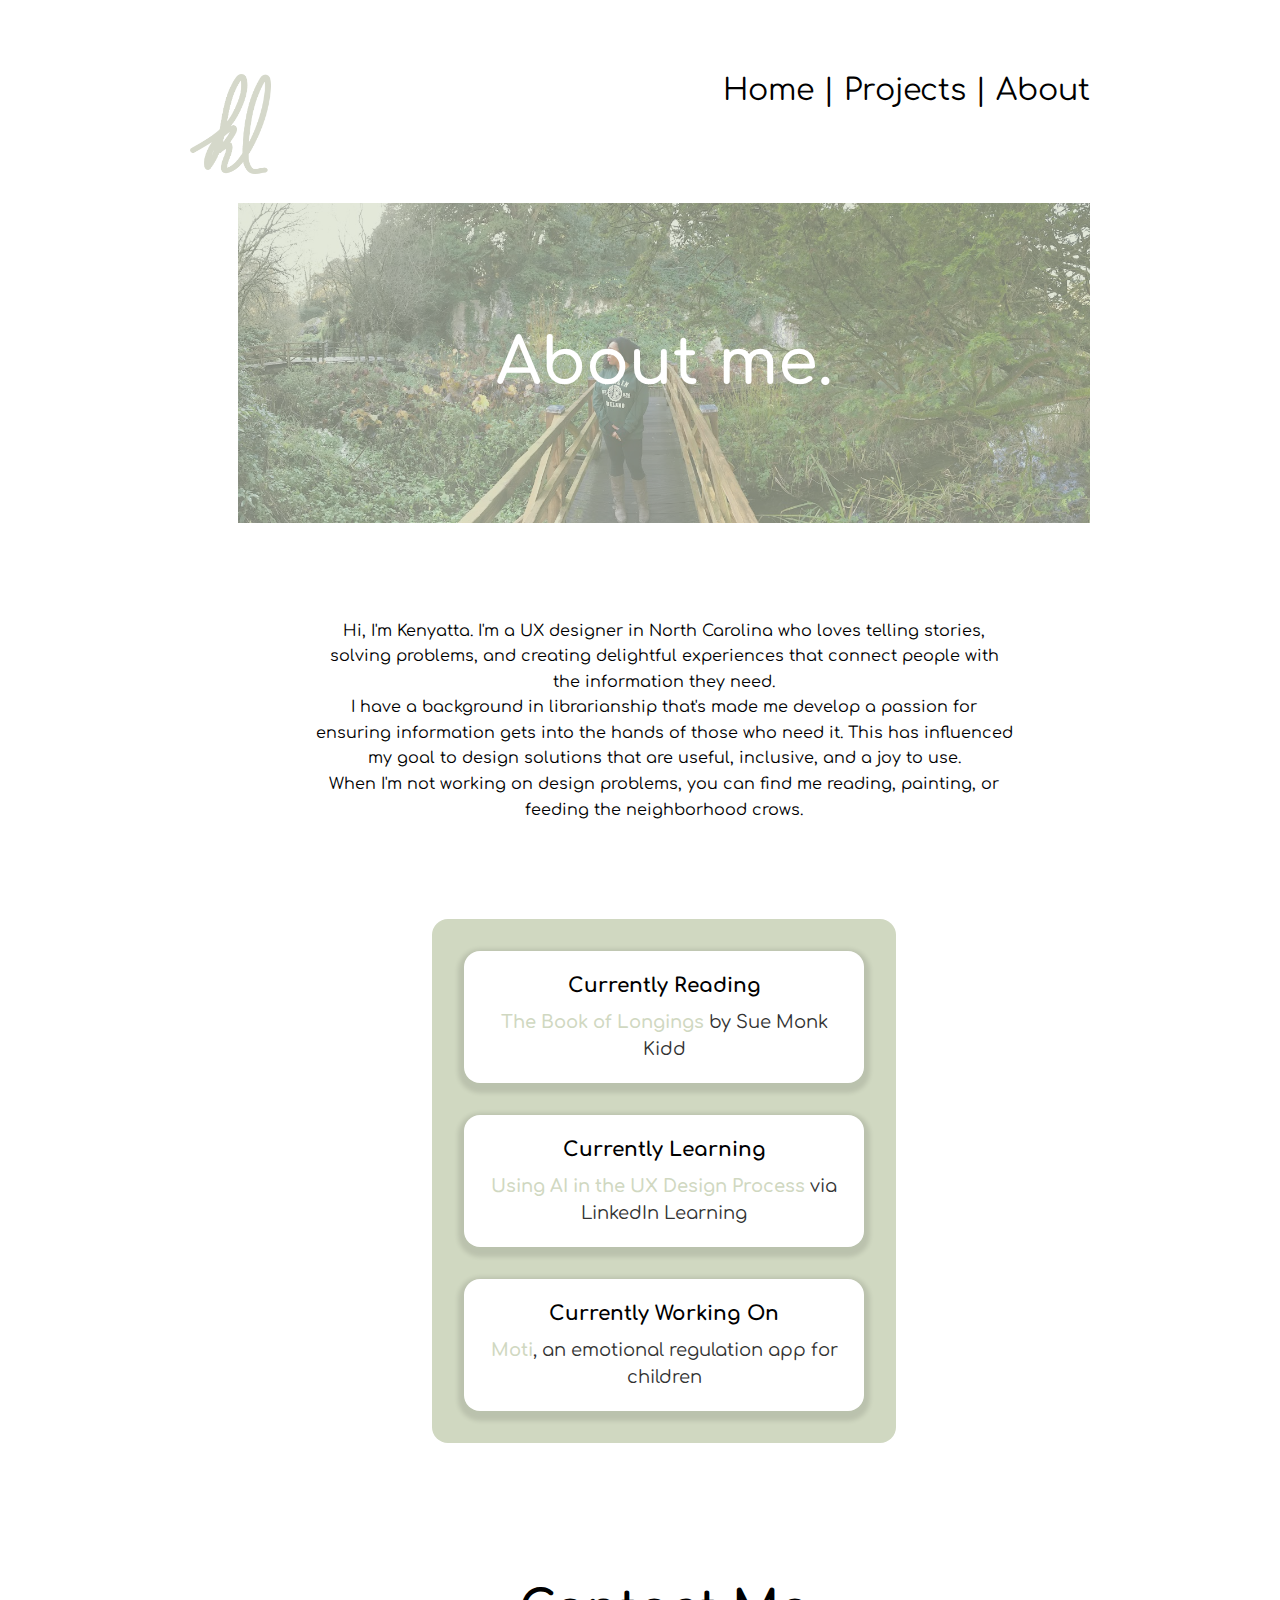
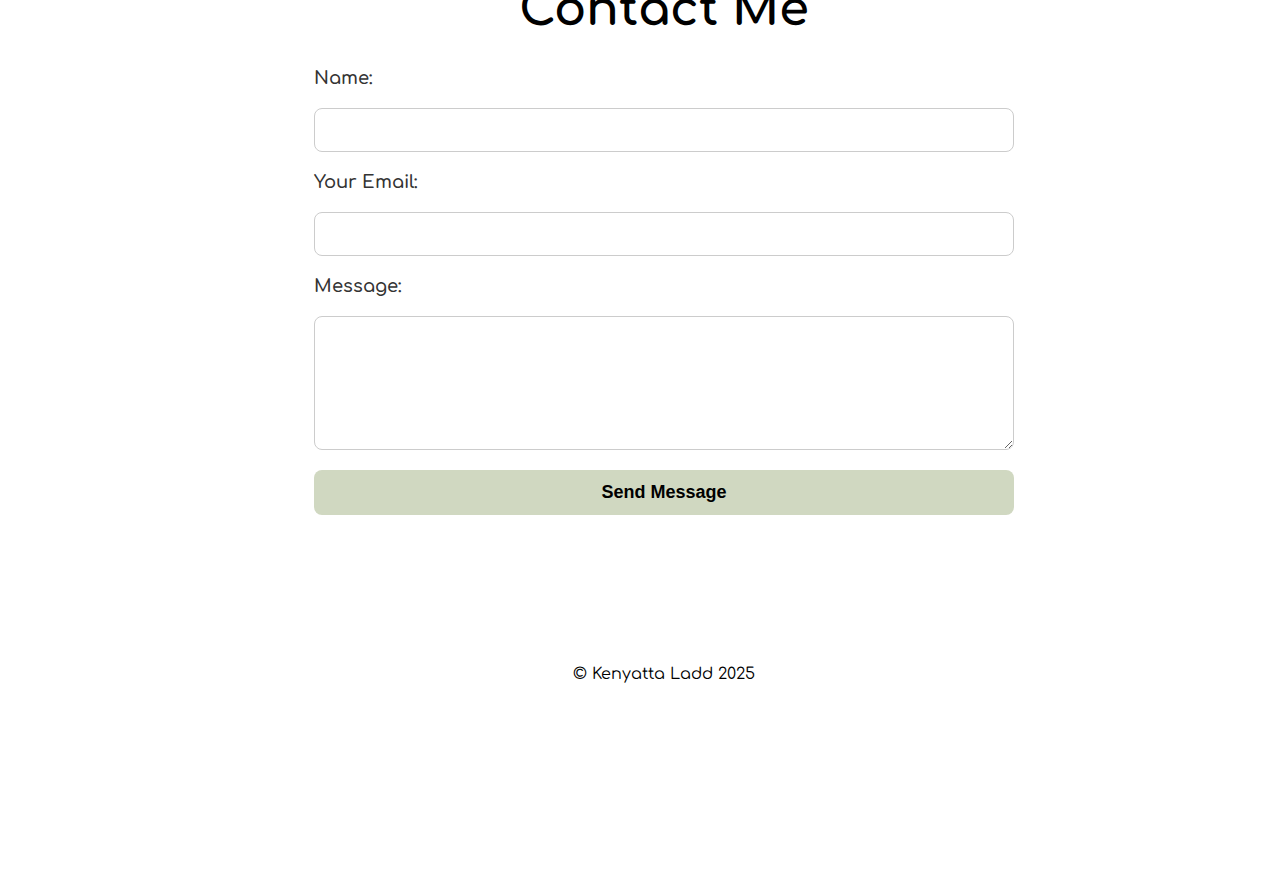
<file: about.html>
<!doctype html>
<html lang="en">
  <head>
    <meta charset="UTF-8" />
    <meta name="viewport" content="width=device-width, initial-scale=1.0" />
    <title>Kenyatta Ladd - Portfolio</title>
    
    <link rel="stylesheet" href="styles.css" />
    <link
    href="https://fonts.googleapis.com/css2?family=Comfortaa:wght@300;400;500;600;700&display=swap"
    rel="stylesheet"
  />
  </head>
  <body>
    <div class="portfolio-container">
        <header class="site-header">
            <h1 class="site-title"><a href="index.html"><img src="images/sig.png" width="81" height="100"></a></h1>
            <nav class="site-navigation">
              <p class="nav-links"><a href="index.html">Home</a> | <a href="index.html#projects">Projects</a> | <a href="about.html">About</a></p>
            </nav>
          </header>
      </header>
      <br>

  

      <main class="main-content">
        <section class="about-section">

        <div class="image-overlay-container">
          <img src="images/bridge.png" alt="Kenyatta standing on a bridge surrounded by plants">
          <div class="overlay"></div>
          <div class="overlay-text">About me.</div>
        </div>

          <p class="bio-text">
            Hi, I'm Kenyatta. I'm a UX designer in North Carolina who loves
            telling stories, solving problems, and creating delightful
            experiences that connect people with the information they need.
            <br>
          I have a background in librarianship that's made me develop a passion
            for ensuring information gets into the hands of those who need it.
            This has influenced my goal to design solutions that are useful,
            inclusive, and a joy to use.
          <br>            
          When I'm not working on design
            problems, you can find me reading, painting, or feeding the
            neighborhood crows.
          </p>
          
          <div class="activity-cards">
            <article class="activity-card">
              <h3>Currently Reading</h3>
              <a href="https://www.goodreads.com/book/show/52698452-the-book-of-longings?from_search=true&from_srp=true&qid=KqXA3g1La2&rank=1">The Book of Longings</a> by Sue Monk Kidd
            </article>
            <article class="activity-card">
              <h3>Currently Learning</h3>
              <a href="https://www.linkedin.com/learning-login/share?account=56744281&forceAccount=false&redirect=https%3A%2F%2Fwww.linkedin.com%2Flearning%2Fusing-ai-in-the-ux-design-process%3Ftrk%3Dshare_ent_url%26shareId%3D4dQ2I7bJTB2wgf5Dzuo1Dw%253D%253D">Using AI in the UX Design Process</a> via LinkedIn Learning
            </article>
            <article class="activity-card">
              <h3>Currently Working On</h3>
              <a href="https://www.figma.com/proto/qIHXrN1sE4H8PlRpOO87YR/MOTi--Copy-?node-id=50-300&t=nFNrLh0jGGxxK5K8-1&scaling=scale-down&content-scaling=fixed&page-id=0%3A1&starting-point-node-id=50%3A300">Moti</a>, an emotional regulation app for children
            </article>
          </div>
        </section>
        <section class="contact-section">
          <h2>Contact Me</h2>
          <form class="contact-form" action="mailto:kdladd@my.waketech.edu" method="POST" enctype="text/plain">
            <label for="name">Name:</label>
            <input type="text" id="name" name="name" required>
        
            <label for="email">Your Email:</label>
            <input type="email" id="email" name="email" required>
        
            <label for="message">Message:</label>
            <textarea id="message" name="message" rows="6" required></textarea>
        
            <button type="submit">Send Message</button>
          </form>
        </section>
        <footer>&copy; Kenyatta Ladd 2025</footer>
      </main>
    </div>

</div>
  </body>
</html>
</file>
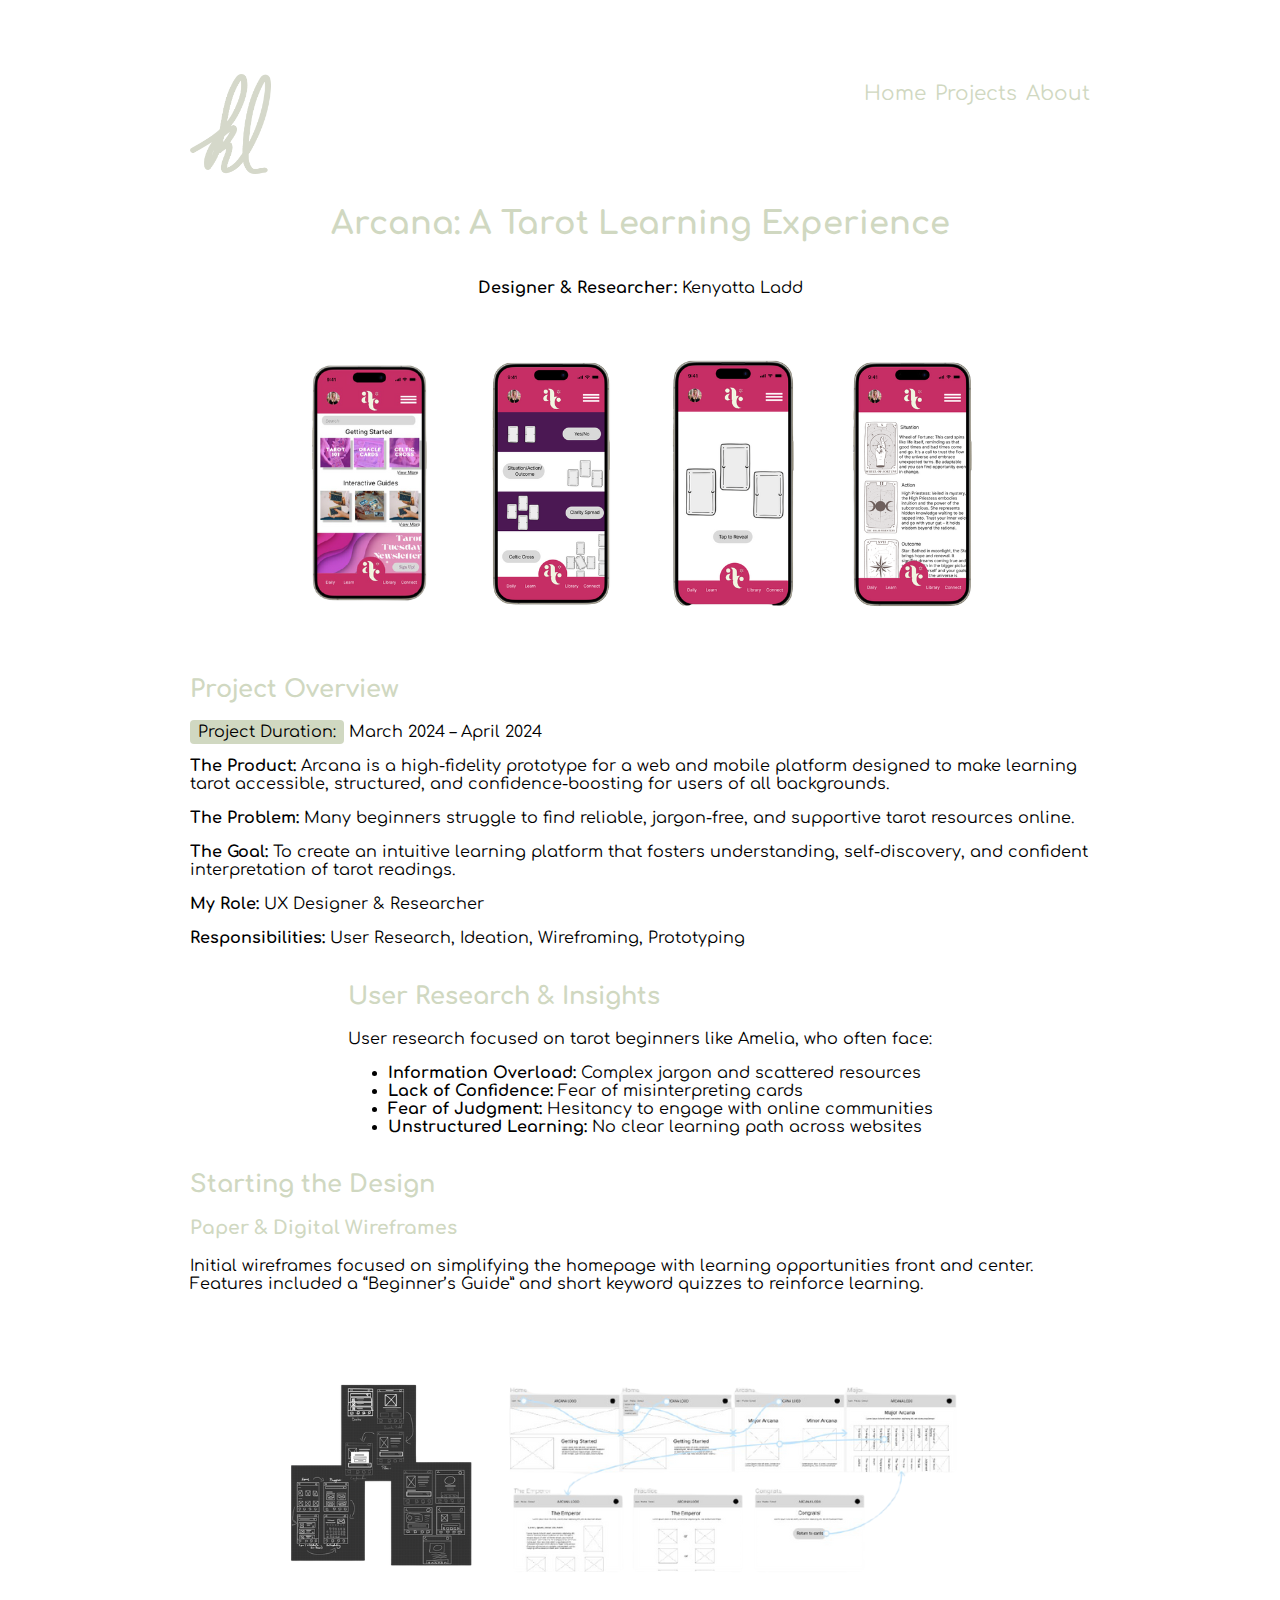
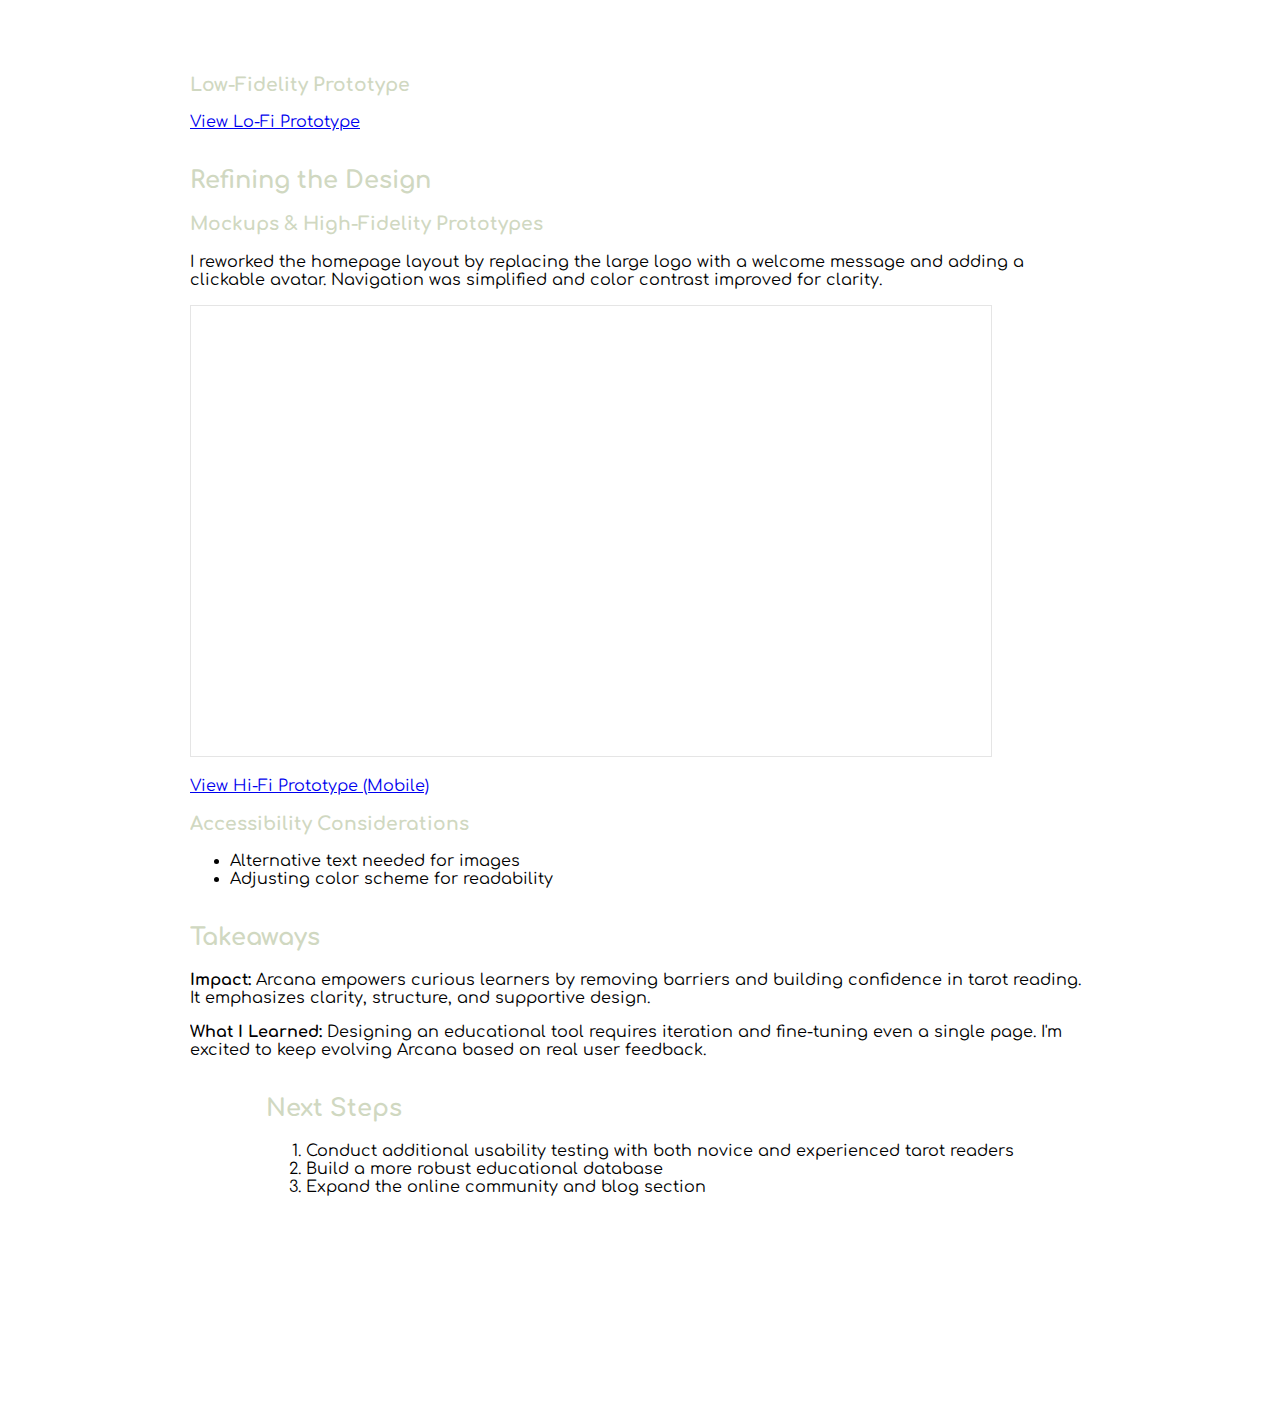
<file: arcana.html>
<!DOCTYPE html>
<html lang="en">
  <head>
    <meta charset="UTF-8" />
    <meta name="viewport" content="width=device-width, initial-scale=1.0" />
    <title>Arcana</title>
    <link
      href="https://fonts.googleapis.com/css2?family=Comfortaa:wght@300;400;500;600;700&display=swap"
      rel="stylesheet"
    />
    <link rel="stylesheet" href="styles.css" />

    <style>
      body {
        font-family: Comfortaa;
      }
      h1,
      h2,
      h3 {
        color: #d0d8c1;
      }
      .highlight {
        background-color: #d0d8c1;
        padding: 0.2rem 0.5rem;
        border-radius: 0.25rem;
      }
      .nav-links > a {
        color: #d0d8c1;
        font-size: 20px;
      }
    </style>
  </head>
  <body>
    <div class="portfolio-container">
      <header class="site-header">
        <h1 class="site-title">
          <a href="index.html"
            ><img src="images/sig.png" width="81" height="100"
          /></a>
        </h1>
        <nav class="site-navigation">
          <p class="nav-links">
            <a href="index.html">Home</a>
            <a href="index.html#projects">Projects</a>
            <a href="about.html">About</a>
          </p>
        </nav>
      </header>
      <h1>Arcana: A Tarot Learning Experience</h1>
      <p><strong>Designer & Researcher:</strong> Kenyatta Ladd</p>

      <img src="images/arcanabanner.png" alt="pink and purple high fidelity mockups of Arcana mobile app" />
    
      <section>
        <h2>Project Overview</h2>
        <p><span class="highlight">Project Duration:</span> March 2024 – April 2024</p>
        <p><strong>The Product:</strong> Arcana is a high-fidelity prototype for a web and mobile platform designed to make learning tarot accessible, structured, and confidence-boosting for users of all backgrounds.</p>
        <p><strong>The Problem:</strong> Many beginners struggle to find reliable, jargon-free, and supportive tarot resources online.</p>
        <p><strong>The Goal:</strong> To create an intuitive learning platform that fosters understanding, self-discovery, and confident interpretation of tarot readings.</p>
        <p><strong>My Role:</strong> UX Designer & Researcher</p>
        <p><strong>Responsibilities:</strong> User Research, Ideation, Wireframing, Prototyping</p>
      </section>
    
      <section>
        <h2>User Research & Insights</h2>
        <p>User research focused on tarot beginners like Amelia, who often face:</p>
        <ul>
          <li><strong>Information Overload:</strong> Complex jargon and scattered resources</li>
          <li><strong>Lack of Confidence:</strong> Fear of misinterpreting cards</li>
          <li><strong>Fear of Judgment:</strong> Hesitancy to engage with online communities</li>
          <li><strong>Unstructured Learning:</strong> No clear learning path across websites</li>
        </ul>
      </section>
    
      <section>
        <h2>Starting the Design</h2>
        <h3>Paper & Digital Wireframes</h3>
        <p>Initial wireframes focused on simplifying the homepage with learning opportunities front and center. Features included a “Beginner’s Guide” and short keyword quizzes to reinforce learning.</p>

        <img src="images/arcanawireframes.png" alt="drawn and digital wireframes of Arcana mobile app" />

        <h3>Low-Fidelity Prototype</h3>
        <p><a href="https://www.figma.com/proto/GQFkuaKM8DnFg7lNStXu5q/Arcana-Lo-Fi?type=design&node-id=1-2&t=DDkGWe1BGnFQa5RQ-1&scaling=min-zoom&page-id=0%3A1&mode=design" target="_blank">View Lo-Fi Prototype</a></p>
      </section>
    
      <section>
        <h2>Refining the Design</h2>
        <h3>Mockups & High-Fidelity Prototypes</h3>
        <p>I reworked the homepage layout by replacing the large logo with a welcome message and adding a clickable avatar. Navigation was simplified and color contrast improved for clarity.</p>

        <iframe style="border: 1px solid rgba(0, 0, 0, 0.1);" width="800" height="450" src="https://embed.figma.com/proto/dC3mcTUDSlRDFZqyfqsOYX/Arcana-Hi-Fi-Web-Mobile?type=design&node-id=4001-2&scaling=scale-down&page-id=0%3A1&embed-host=share" allowfullscreen></iframe>
        <p>
          <a href="https://www.figma.com/proto/dC3mcTUDSlRDFZqyfqsOYX/Arcana-Hi-Fi-Web-Mobile?type=design&node-id=4001-2&t=RsvhHxAJW31pVVg6-1&scaling=scale-down&page-id=0%3A1&mode=design" target="_blank">View Hi-Fi Prototype (Mobile)</a>
        </p>
        <h3>Accessibility Considerations</h3>
        <ul>
          <li>Alternative text needed for images</li>
          <li>Adjusting color scheme for readability</li>
        </ul>
      </section>
    
      <section>
        <h2>Takeaways</h2>
        <p><strong>Impact:</strong> Arcana empowers curious learners by removing barriers and building confidence in tarot reading. It emphasizes clarity, structure, and supportive design.</p>
        <p><strong>What I Learned:</strong> Designing an educational tool requires iteration and fine-tuning even a single page. I'm excited to keep evolving Arcana based on real user feedback.</p>
      </section>
    
      <section>
        <h2>Next Steps</h2>
        <ol>
          <li>Conduct additional usability testing with both novice and experienced tarot readers</li>
          <li>Build a more robust educational database</li>
          <li>Expand the online community and blog section</li>
        </ol>
      </section>
    
    </div>
  </body>
</html>
</file>
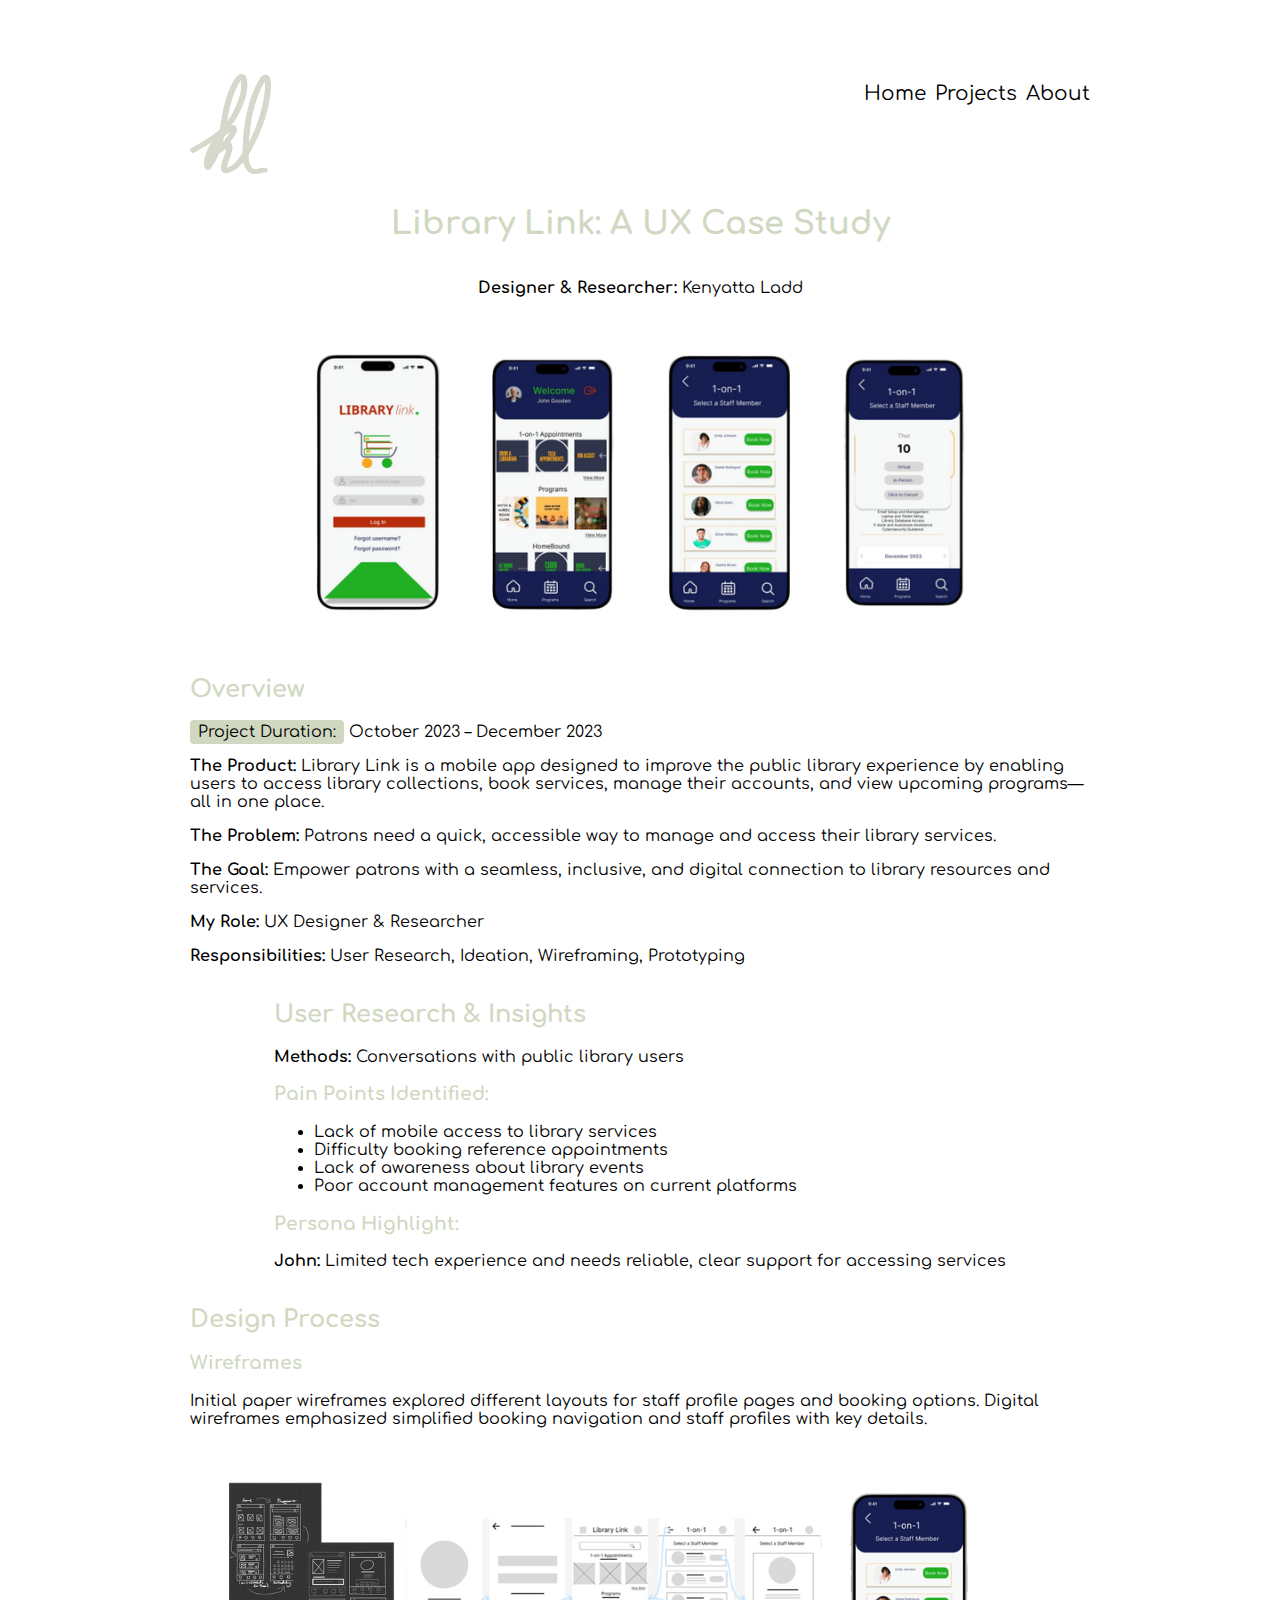
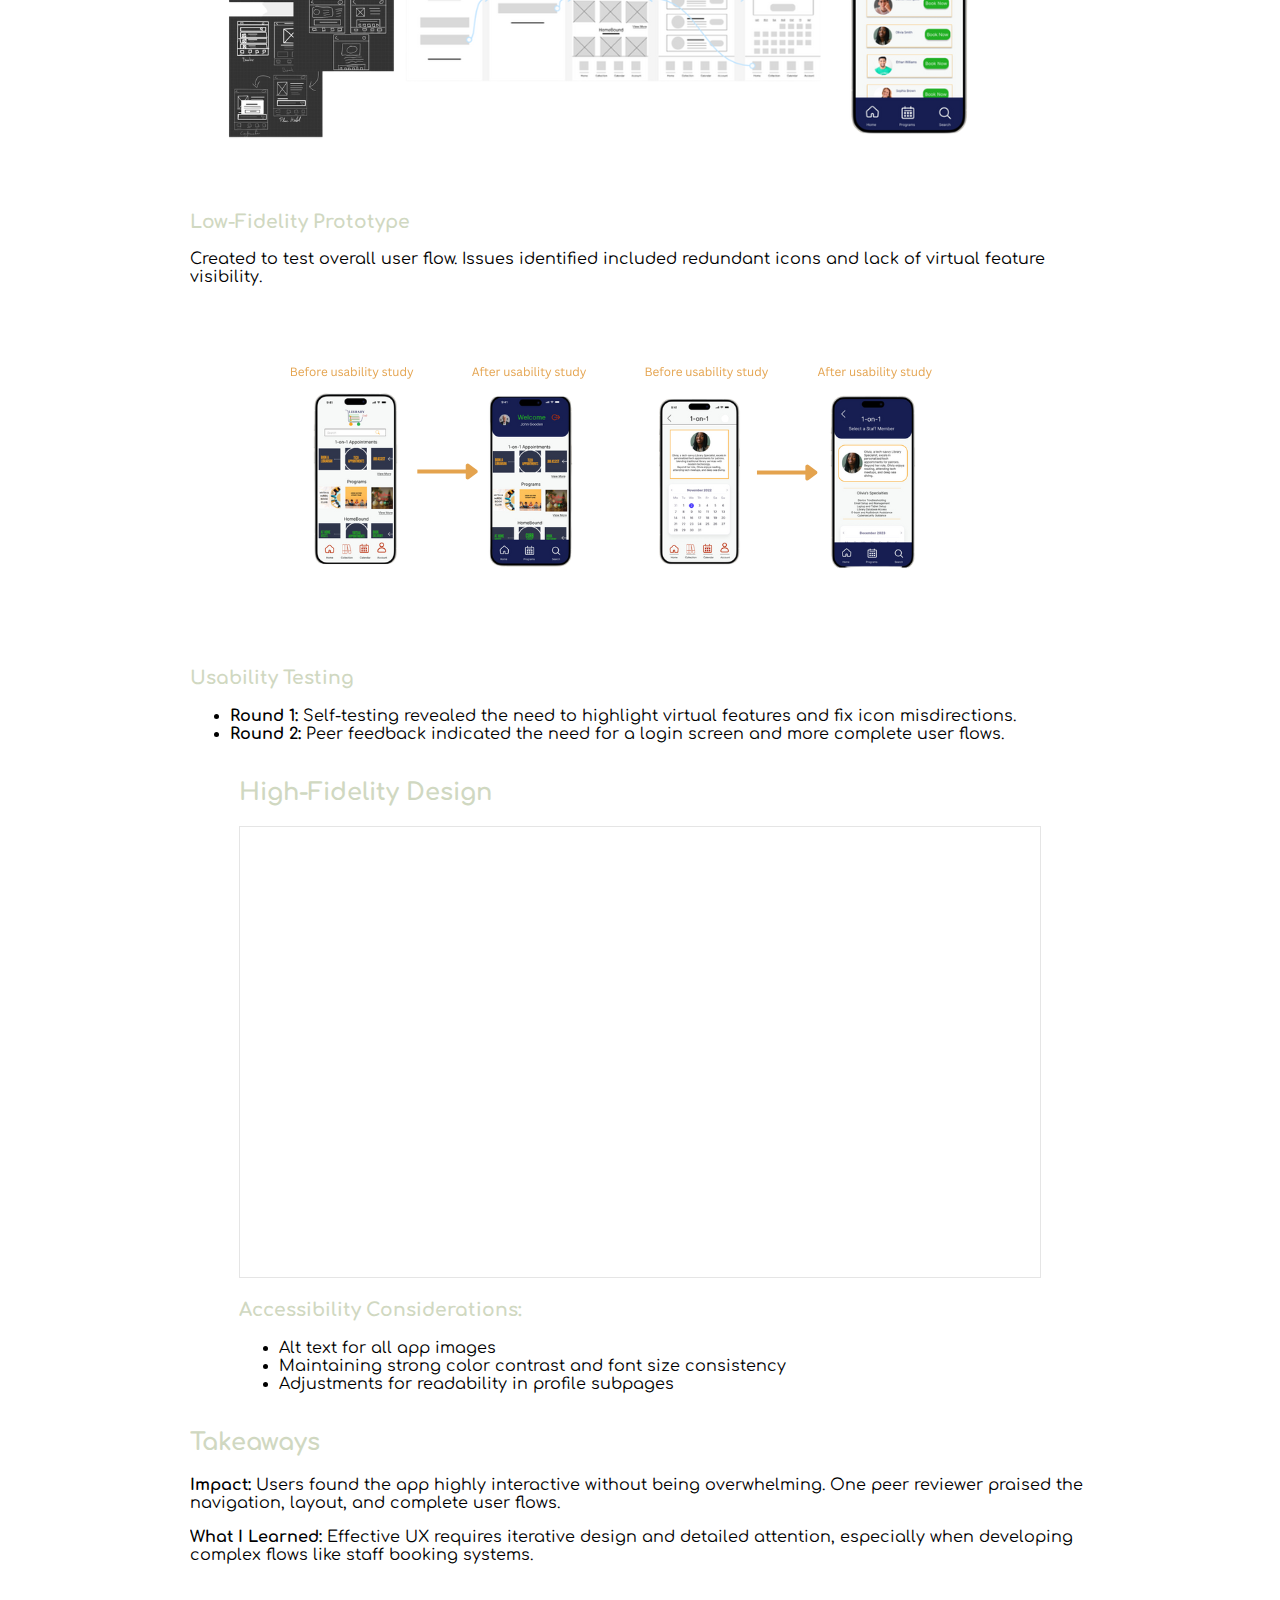
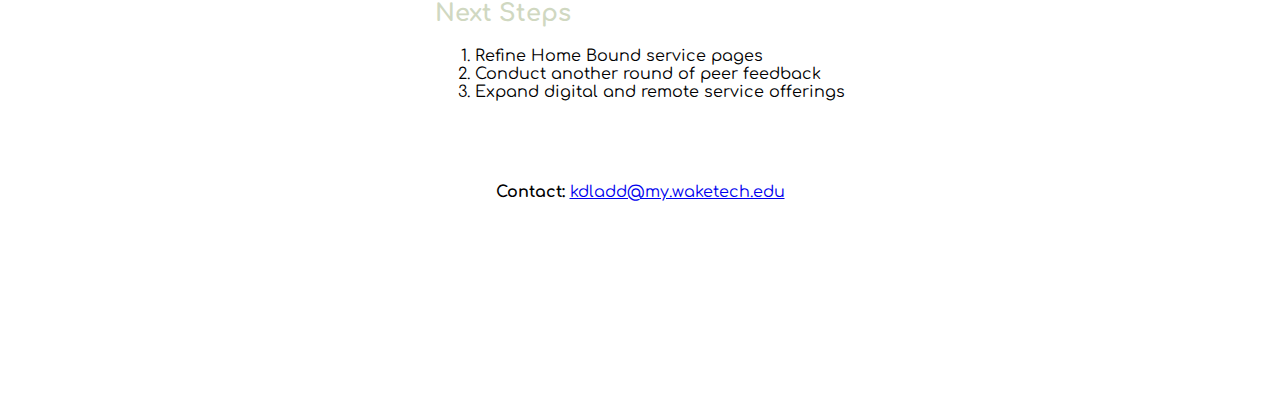
<file: librarylink.html>
<!DOCTYPE html>
<html lang="en">
  <head>
    <meta charset="UTF-8" />
    <meta name="viewport" content="width=device-width, initial-scale=1.0" />
    <title>Library Link</title>
    <!-- <style>
        body {
          font-family: Arial, sans-serif;
          background-color: #ffffff;
          color: #333;
          margin: 0;
          padding: 2rem;
          line-height: 1.6;
        }
        h1, h2, h3 {
          color: #50623A;
        }
        a {
          color: #50623A;
          text-decoration: none;
        }
        
        section {
          margin-bottom: 2.5rem;
        }
      </style> -->
      <style>
        body {
            font-family: Comfortaa;
        }
        h1, h2, h3 {
          color: #d0d8c1;
          
        }
        .highlight {
          background-color: #d0d8c1;
          padding: 0.2rem 0.5rem;
          border-radius: 0.25rem;
        }
        .nav-links > a {
        color: #d0d8c1;
        font-size: 20px;
      }
      </style>
      <link
      href="https://fonts.googleapis.com/css2?family=Comfortaa:wght@300;400;500;600;700&display=swap"
      rel="stylesheet"
    />
      <link rel="stylesheet" href="styles.css" />
  </head>
  <body>
    <div class="portfolio-container">
      <header class="site-header">
        <h1 class="site-title">
          <a href="index.html"><img src="images/sig.png" width="81" height="100" /></a>
        </h1>
        <nav class="site-navigation">
          <p class="nav-links">
            <a href="index.html">Home</a> <a href="index.html#projects">Projects</a>
            <a href="about.html">About</a>
          </p>
        </nav>
      </header>
      <h1>Library Link: A UX Case Study</h1>
      <p><strong>Designer & Researcher:</strong> Kenyatta Ladd</p>

      <img src="images/librarylinkbanner.png"
      alt="library link mockups" />


      <section>
        <h2>Overview</h2>
        <p>
          <span class="highlight">Project Duration:</span> October 2023 –
          December 2023
        </p>
        <p>
          <strong>The Product:</strong> Library Link is a mobile app designed to
          improve the public library experience by enabling users to access
          library collections, book services, manage their accounts, and view
          upcoming programs—all in one place.
        </p>
        <p>
          <strong>The Problem:</strong> Patrons need a quick, accessible way to
          manage and access their library services.
        </p>
        <p>
          <strong>The Goal:</strong> Empower patrons with a seamless, inclusive,
          and digital connection to library resources and services.
        </p>
        <p><strong>My Role:</strong> UX Designer & Researcher</p>
        <p>
          <strong>Responsibilities:</strong> User Research, Ideation,
          Wireframing, Prototyping
        </p>
      </section>
      <section>
        <h2>User Research & Insights</h2>
        <p><strong>Methods:</strong> Conversations with public library users</p>
        <h3>Pain Points Identified:</h3>
        <ul>
          <li>Lack of mobile access to library services</li>
          <li>Difficulty booking reference appointments</li>
          <li>Lack of awareness about library events</li>
          <li>Poor account management features on current platforms</li>
        </ul>
        <h3>Persona Highlight:</h3>
        <p>
          <strong>John:</strong> Limited tech experience and needs reliable,
          clear support for accessing services
        </p>
      </section>
      <section>
        <h2>Design Process</h2>
        <h3>Wireframes</h3>
        <p>
          Initial paper wireframes explored different layouts for staff profile
          pages and booking options. Digital wireframes emphasized simplified
          booking navigation and staff profiles with key details.
          <br>
          <br>
          <img src="images/wireframes.png"
          alt="libray link wireframes">


        </p>
        <h3>Low-Fidelity Prototype</h3>
        <p>
          Created to test overall user flow. Issues identified included
          redundant icons and lack of virtual feature visibility.
        </p>
        <img src="images/usabilitystudy.png"
        alt="before and after mockups of library link app">
        <h3>Usability Testing</h3>
        <ul>
          <li>
            <strong>Round 1:</strong> Self-testing revealed the need to
            highlight virtual features and fix icon misdirections.
          </li>
          <li>
            <strong>Round 2:</strong> Peer feedback indicated the need for a
            login screen and more complete user flows.
          </li>
        </ul>
      </section>
      <section>
        <h2>High-Fidelity Design</h2>
        

        <iframe style="border: 1px solid rgba(0, 0, 0, 0.1);" width="800" height="450" src="https://embed.figma.com/proto/x6TQzCx7L3cbo7hMzlHrUW/Library-Link-HI-Fi--Copy-?node-id=275-408&scaling=scale-down&content-scaling=fixed&page-id=0%3A1&starting-point-node-id=275%3A408&show-proto-sidebar=1&embed-host=share" allowfullscreen></iframe>


        <h3>Accessibility Considerations:</h3>
        <ul>
          <li>Alt text for all app images</li>
          <li>Maintaining strong color contrast and font size consistency</li>
          <li>Adjustments for readability in profile subpages</li>
        </ul>
      </section>
      <section>
        <h2>Takeaways</h2>
        <p>
          <strong>Impact:</strong> Users found the app highly interactive
          without being overwhelming. One peer reviewer praised the navigation,
          layout, and complete user flows.
        </p>
        <p>
          <strong>What I Learned:</strong> Effective UX requires iterative
          design and detailed attention, especially when developing complex
          flows like staff booking systems.
        </p>
      </section>
      <section>
        <h2>Next Steps</h2>
        <ol>
          <li>Refine Home Bound service pages</li>
          <li>Conduct another round of peer feedback</li>
          <li>Expand digital and remote service offerings</li>
        </ol>
      </section>
      <footer>
        <p>
          <strong>Contact:</strong>
          <a href="mailto:kdladd@my.waketech.edu">kdladd@my.waketech.edu</a>
        </p>
      </footer>
    </div>
  </body>
</html>
</file>
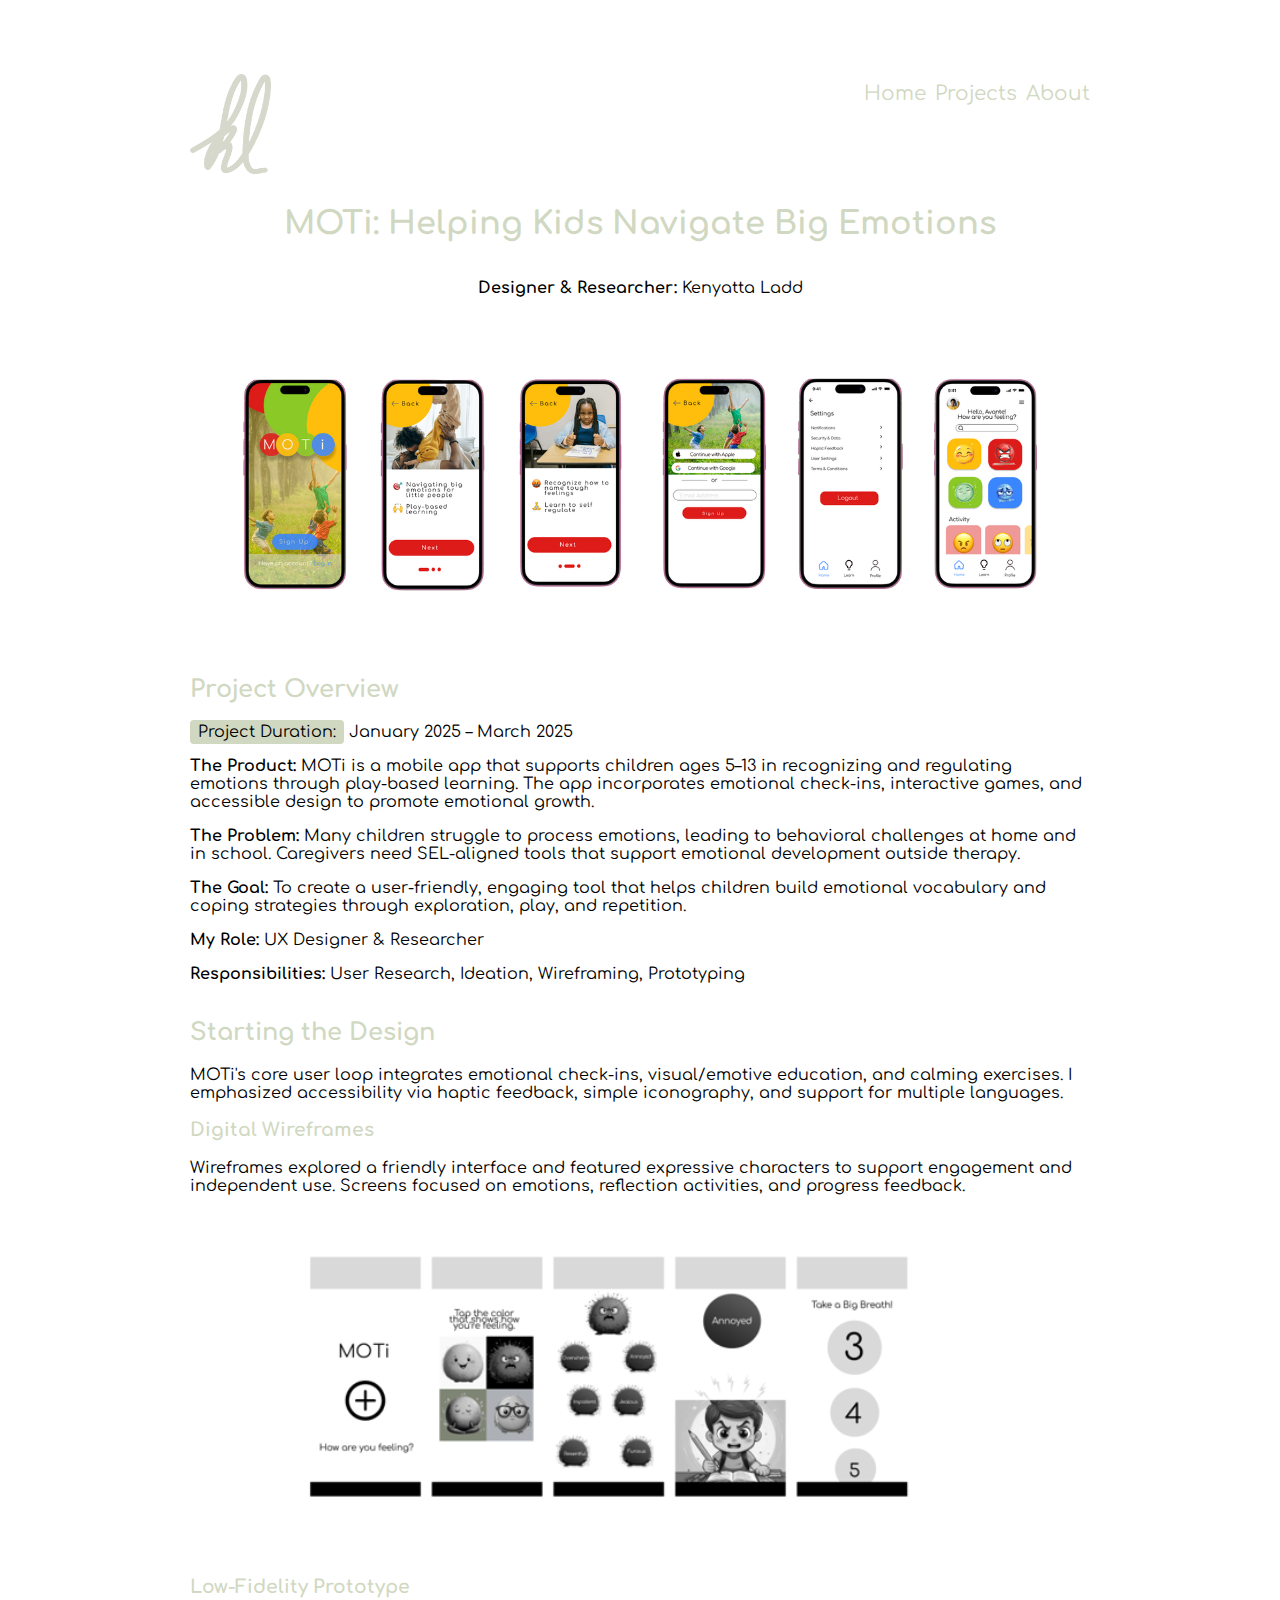
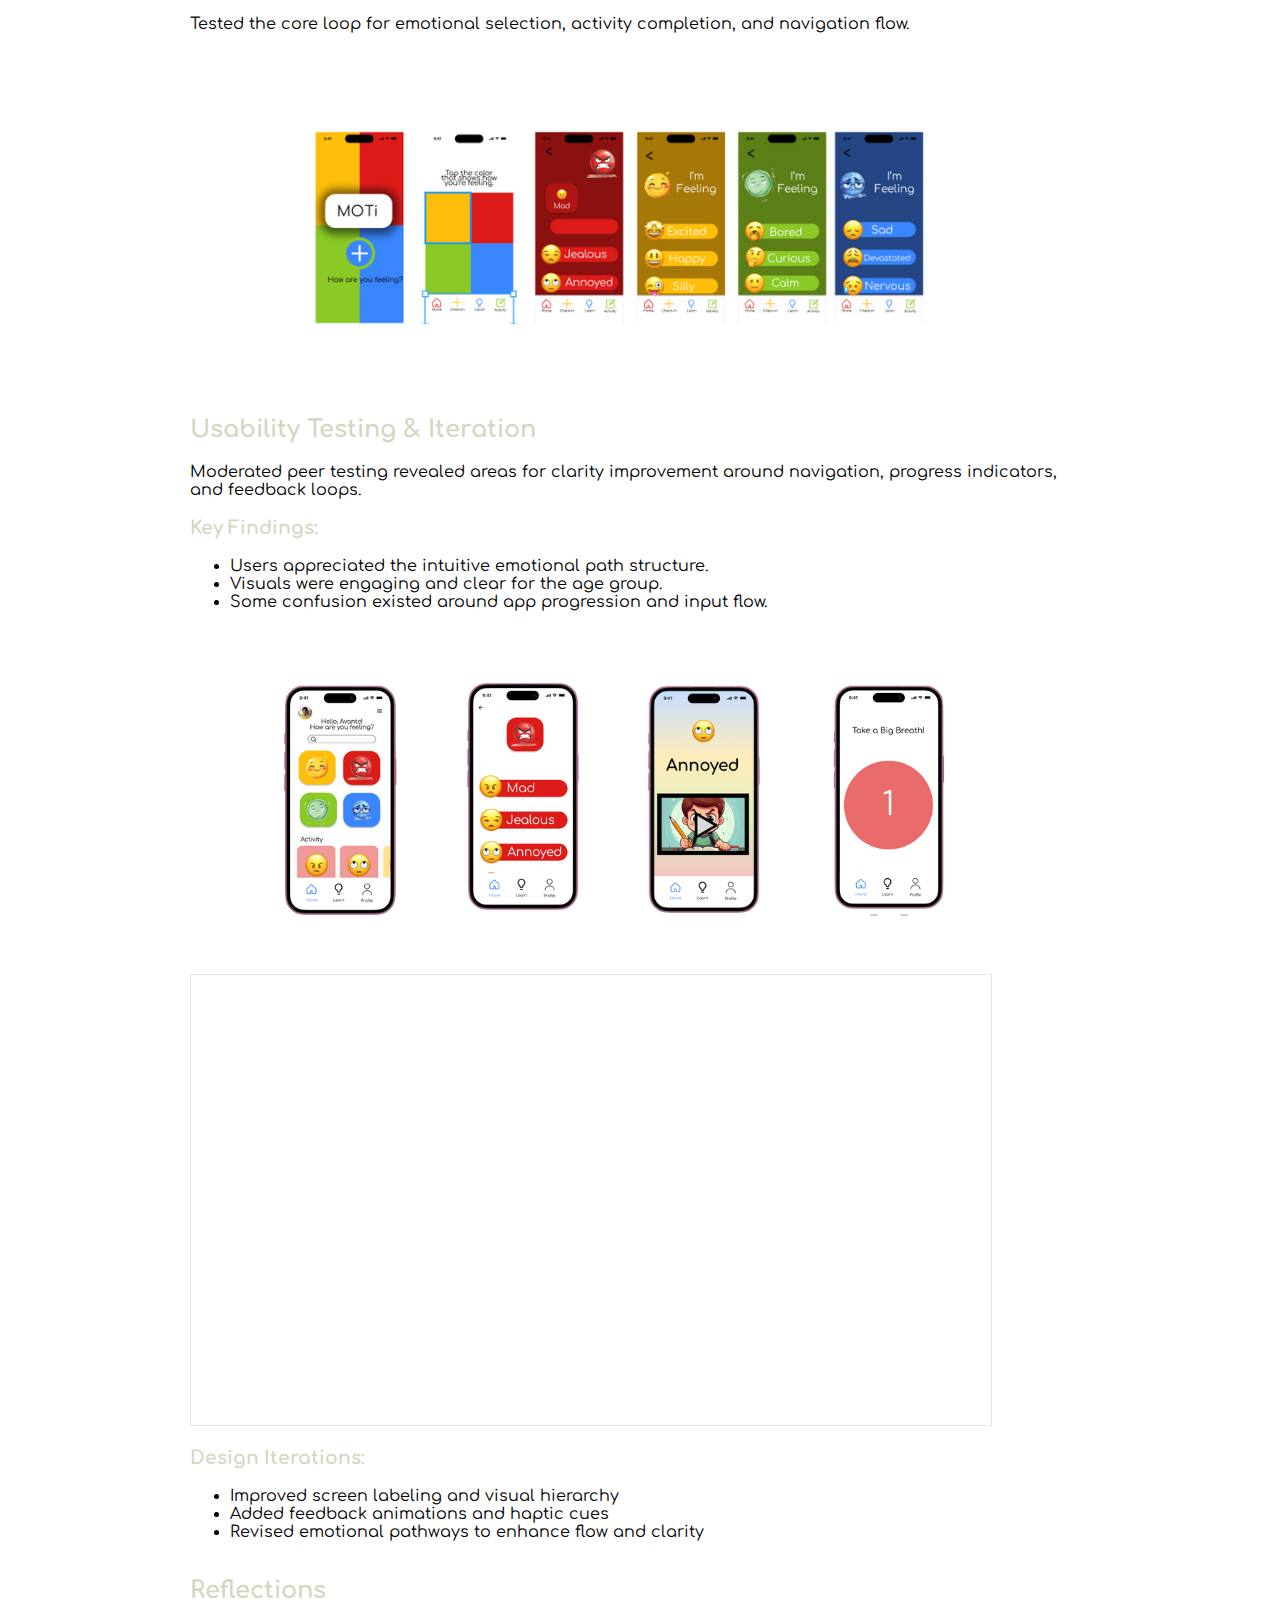
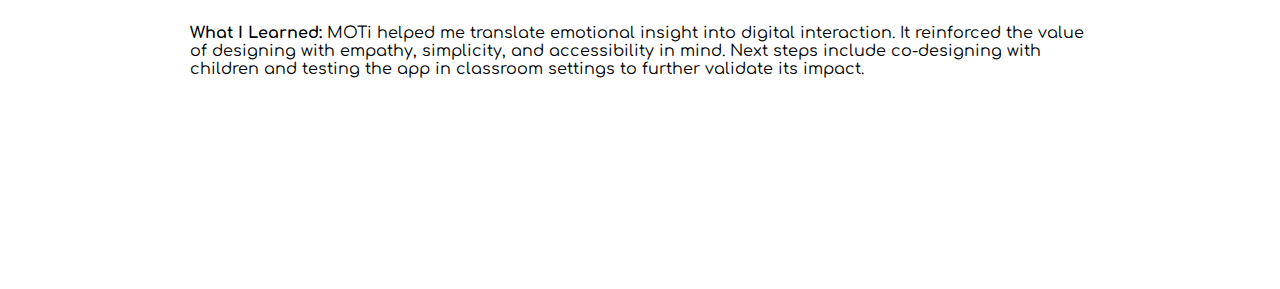
<file: moti.html>
<!DOCTYPE html>
<html lang="en">
<head>
    <meta charset="UTF-8">
    <meta name="viewport" content="width=device-width, initial-scale=1.0">
    <title>MOTi</title>
    <link
      href="https://fonts.googleapis.com/css2?family=Comfortaa:wght@300;400;500;600;700&display=swap"
      rel="stylesheet"
    />
      <link rel="stylesheet" href="styles.css" />

      <style>
        body {
            font-family: Comfortaa;
        }
        h1, h2, h3 {
          color: #d0d8c1;
          
        }
        .highlight {
          background-color: #d0d8c1;
          padding: 0.2rem 0.5rem;
          border-radius: 0.25rem;
        }
        .nav-links > a {
        color: #d0d8c1;
        font-size: 20px;
      }
        </style>
  </head>
</head>
<body>
    <div class="portfolio-container">
        <header class="site-header">
          <h1 class="site-title">
            <a href="index.html"><img src="images/sig.png" width="81" height="100" /></a>
          </h1>
          <nav class="site-navigation">
            <p class="nav-links">
              <a href="index.html">Home</a> <a href="index.html#projects">Projects</a>
              <a href="about.html">About</a>
            </p>
          </nav>
        </header>
            <h1>MOTi: Helping Kids Navigate Big Emotions</h1>
            <p><strong>Designer & Researcher:</strong> Kenyatta Ladd</p>

            <img src="images/Motibanner.png"
            alt="MOTi app mockups" />
          
            <section>
              <h2>Project Overview</h2>
              <p><span class="highlight">Project Duration:</span> January 2025 – March 2025</p>
              <p><strong>The Product:</strong> MOTi is a mobile app that supports children ages 5–13 in recognizing and regulating emotions through play-based learning. The app incorporates emotional check-ins, interactive games, and accessible design to promote emotional growth.</p>
              <p><strong>The Problem:</strong> Many children struggle to process emotions, leading to behavioral challenges at home and in school. Caregivers need SEL-aligned tools that support emotional development outside therapy.</p>
              <p><strong>The Goal:</strong> To create a user-friendly, engaging tool that helps children build emotional vocabulary and coping strategies through exploration, play, and repetition.</p>
              <p><strong>My Role:</strong> UX Designer & Researcher</p>
              <p><strong>Responsibilities:</strong> User Research, Ideation, Wireframing, Prototyping</p>
            </section>
          
            <section>
              <h2>Starting the Design</h2>
              <p>MOTi's core user loop integrates emotional check-ins, visual/emotive education, and calming exercises. I emphasized accessibility via haptic feedback, simple iconography, and support for multiple languages.</p>
              <h3>Digital Wireframes</h3>
              <p>Wireframes explored a friendly interface and featured expressive characters to support engagement and independent use. Screens focused on emotions, reflection activities, and progress feedback.</p>

              <img src="images/motibw.png"
              alt="low fidelity black and white app mockups" />



              <h3>Low-Fidelity Prototype</h3>
              <p>Tested the core loop for emotional selection, activity completion, and navigation flow.</p>

              <img src="images/moticolor.png"
              alt="colorful mockups of MOTi's first design iteration" />
            </section>
          
            <section>
              <h2>Usability Testing & Iteration</h2>
              <p>Moderated peer testing revealed areas for clarity improvement around navigation, progress indicators, and feedback loops.</p>
              <h3>Key Findings:</h3>
              <ul>
                <li>Users appreciated the intuitive emotional path structure.</li>
                <li>Visuals were engaging and clear for the age group.</li>
                <li>Some confusion existed around app progression and input flow.</li>
              </ul>

              <img src="images/motihifi.png"
              alt="colorful high fidelity mockups of MOTI's second design iteration" />

              <iframe style="border: 1px solid rgba(0, 0, 0, 0.1);" width="800" height="450" src="https://embed.figma.com/proto/qIHXrN1sE4H8PlRpOO87YR/MOTi--Copy-?node-id=50-300&scaling=scale-down&content-scaling=fixed&page-id=0%3A1&starting-point-node-id=50%3A300&embed-host=share" allowfullscreen></iframe>

              <h3>Design Iterations:</h3>
              <ul>
                <li>Improved screen labeling and visual hierarchy</li>
                <li>Added feedback animations and haptic cues</li>
                <li>Revised emotional pathways to enhance flow and clarity</li>
              </ul>
            </section>
          
            <section>
              <h2>Reflections</h2>
              <p><strong>What I Learned:</strong> MOTi helped me translate emotional insight into digital interaction. It reinforced the value of designing with empathy, simplicity, and accessibility in mind. Next steps include co-designing with children and testing the app in classroom settings to further validate its impact.</p>
            </section>
          
        

        </div>
</body>
</html>
</file>
<file: styles.css>
/* Base styles */

html {
  scroll-behavior: smooth;
}

body {
  margin: 0;
  padding: 0;
  font-family:
    Comfortaa,
    -apple-system,
    Roboto,
    Helvetica,
    sans-serif;
  background-color: rgba(255, 255, 255, 1);
}

/* Portfolio container */
.portfolio-container {
  display: flex;
  padding-top: 74px;
  padding-bottom: 195px;
  flex-direction: column;
  overflow: hidden;
  align-items: center;
  padding-bottom: 195px;
  max-width: 900px;   
  width: 100%;        
  margin: 0 auto; 

}

/* Header section */
.site-header {
  display: flex;
  width: 100%;
  max-width: 1240px;
  align-items: stretch;
  gap: 20px;
  color: rgba(0, 0, 0, 1);
  font-weight: 400;
  flex-wrap: wrap;
  justify-content: space-between;
}

.site-title {
  font-size: 48px;
  margin: 0;
  font-weight: 400;
}

.nav-links {
  font-size: 30px;
  margin: 0;
}

.nav-links a {
  text-decoration: none;
  color: #000000;
}



/* Main content section */
/* .main-content {
  margin-top: 116px;
  margin-left: 25px;
  width: 100%;
  max-width: 1289px;
} */

.main-content {
  width: 100%;
  max-width: 1200px;
  margin: 0 auto;
  padding: 0 24px;
}


.hero-section {
  gap: 20px;
  display: flex;
}

.hero-content {
  display: flex;
  flex-direction: column;
  align-items: stretch;
  line-height: normal;
  width: 50%;
  margin-left: 0px;
}

.hero-text {
  display: flex;
  margin-top: auto;
  margin-bottom: auto;
  flex-direction: column;
  align-self: stretch;
  align-items: start;
  font-size: 64px;
  color: rgba(0, 0, 0, 1);
  font-weight: 400;
}

.greeting {
  color: rgba(208, 216, 193, 1);
  margin: 0;
  font-weight: 400;
  font-size: 64px;
}

.introduction {
  margin-top: 30px;
  margin-bottom: 0;
  font-weight: 400;
  font-size: 50px;
}

.accent-dot {
  color: rgba(208, 216, 193, 1);
}

.description {
  font-size: 30px;
  align-self: stretch;
  margin-top: 30px;
  margin-bottom: 0;
}

.hero-image-container {
  display: flex;
  flex-direction: column;
  align-items: stretch;
  line-height: normal;
  width: 50%;
  margin-left: 20px;
}

/* .hero-image {
  aspect-ratio: 0.93;
  object-fit: contain;
  object-position: center;
  width: 100%;
  border-radius: 50px;
  box-shadow: 0px 4px 4px rgba(0, 0, 0, 0.25);
  flex-grow: 1;
} */

/* Projects section */

.project-header {
  display: flex;
  flex-direction: row;
  overflow-x: auto;
  gap: 24px; /* Optional spacing between items */
  padding-bottom: 16px; /* Prevents last item from getting cut off */
  scrollbar-width: thin; /* Firefox */
}

.project-header::-webkit-scrollbar {
  height: 8px;
}

.project-header::-webkit-scrollbar-thumb {
  background-color: #888;
  border-radius: 4px;
}

.project-header::-webkit-scrollbar-track {
  background-color: transparent;
}

.polaroid {
  flex: 0 0 auto; /* Prevent flex from shrinking or growing */
  width: 400px;
}

.project-header {
  scroll-snap-type: x mandatory;
}

.polaroid {
  scroll-snap-align: start;
}


.moti-title {
  color: rgba(0, 0, 0, 1);
  font-size: 64px;
  font-weight: 400;
  margin-top: 105px;
  margin-left: 158px;
  margin-bottom: 62px;
}

.moti-image {
  aspect-ratio: 1;
  object-fit: contain;
  object-position: center;
  width: 505px;
  max-width: 100%;
}




.about-section {
  padding: 0px 24px;
  display: flex;
  flex-direction: column;
  align-items: center; /* center children */
  gap: 80px;
  margin: 0 auto;
  text-align: center;
}


.about-section > img {
 width: 900px;
}

.image-overlay-container {
  position: relative;
  width: 100%;
  max-width: 900px; 
  margin: 0 auto;
  font-family: 'Comfortaa', cursive;
}

.image-overlay-container img {
  width: 100%;
  display: block;
}

.overlay {
  position: absolute;
  top: 0;
  left: 0;
  width: 100%;
  height: 100%;
  background-color: rgba(208, 216, 193, 1);
  opacity: 0.6; /* Adjust this to make the image more or less visible */
}

.overlay-text {
  position: absolute;
  top: 50%;
  left: 50%;
  transform: translate(-50%, -50%);
  color: white;
  font-size: 4rem;
  font-weight: 600;
}



.bio-text {
  flex: 1 1 60%;
  max-width: 700px;
  font-size: 16px;
  text-align: center;
  line-height: 1.6;
}

.activity-cards {
  flex: 1 1 35%;
  max-width: 400px;
  background-color: #d0d8c1;
  padding: 32px;
  display: flex;
  flex-direction: column;
  gap: 32px;
  border-radius: 16px;
}


.activity-card {
  background-color: #fff;
  border-radius: 16px;
  padding: 20px;
  box-shadow: 0px 4px 4px 6px rgba(0, 0, 0, 0.1);
  font-family: "Comfortaa", sans-serif;
  color: #333;
  font-size: 18px;
  line-height: 1.5;
}

.activity-card h3 {
  margin: 0 0 8px 0;
  font-size: 20px;
  color: #000;
}

.activity-card a {
  color: rgba(208, 216, 193, 1);
  font-weight: 600;
  text-decoration: none;
}

.activity-card a:hover {
  text-decoration: underline;
}

.contact-section {
  padding: 100px 24px;
  max-width: 700px;
  margin: 0 auto;
}

.contact-section h2 {
  font-size: 48px;
  margin-bottom: 32px;
  text-align: center;
}

.contact-form {
  display: flex;
  flex-direction: column;
  gap: 20px;
}

.contact-form label {
  font-size: 18px;
  font-weight: 600;
  color: #333;
}

.contact-form input,
.contact-form textarea {
  font-family: "Comfortaa", sans-serif;
  font-size: 16px;
  padding: 12px;
  border: 1px solid #ccc;
  border-radius: 8px;
  resize: vertical;
}

.contact-form button {
  padding: 12px 20px;
  font-size: 18px;
  background-color: #d0d8c1;
  border: none;
  border-radius: 8px;
  cursor: pointer;
  font-weight: 600;
  transition: background-color 0.3s ease;
}

.contact-form button:hover {
  background-color: #b9c3a7;
}


/* Media queries for responsive design */
@media (max-width: 991px) {
  .portfolio-container {
    padding-bottom: 100px;
  }

  .site-header {
    max-width: 100%;
  }

  .site-title {
    font-size: 40px;
  }

  .main-content {
    max-width: 100%;
    margin-top: 40px;
  }

  .hero-section {
    flex-direction: column;
    align-items: stretch;
    gap: 0px;
  }

  .hero-content {
    width: 100%;
  }

  .hero-text {
    max-width: 100%;
    margin-top: 40px;
    font-size: 40px;
  }

  .greeting {
    font-size: 40px;
  }

  .introduction {
    margin-top: 40px;
    font-size: 40px;
  }

  .description {
    max-width: 100%;
  }

  .hero-image-container {
    width: 100%;
  }

  .hero-image {
    max-width: 100%;
    margin-top: 40px;
  }

  .projects-heading {
    margin-top: 40px;
    font-size: 40px;
  }

  .projects-section {
    max-width: 100%;
    padding-left: 20px;
    padding-right: 20px;
    padding-top: 100px;
    margin-top: 40px;
  }

  .project-header {
    max-width: 100%;
    font-size: 40px;
    white-space: initial;
  }

  .project-title {
    font-size: 40px;
  }

  .project-images {
    max-width: 100%;
    margin-top: 40px;
  }

  .project-image {
    max-width: 100%;
  }

  .moti-title {
    margin-left: 10px;
    margin-top: 40px;
    font-size: 40px;
  }

  .moti-image {
    margin-top: 40px;
  }
}


/* ----------------------------- */
/* Projects Section (Cleaned) */
/* ----------------------------- */

.projects {
/* background-color: #d0d8c1; */
width: 100%;
}

.projects-heading {
color: rgba(208, 216, 193, 1);
font-size: 64px;
font-weight: 400;
margin-top: 142px;
margin-bottom: 48px;
text-align: center;
}

.projects-section {
padding: 0 24px;
}

.project-header {
  display: grid;
  grid-template-columns: repeat(2, 1fr); /* 2 equal-width columns */
  gap: 40px;
  padding: 40px 0;
  justify-items: center;
}

.polaroid {
  display: flex;
  flex-direction: column;
  width: 100%;
  max-width: 400px;
  box-shadow: 0px 0px 4px 8px rgba(0, 0, 0, 0.2),
              0 6px 20px 0 rgba(0, 0, 0, 0.19);
  background-color: #d0d8c1;
  border-radius: 8px;
  /* overflow: hidden; */
}

.container {
overflow: hidden;
}

.container img {
  height: 300px; /* or whatever size you want */
  width: 100%;
  object-fit: cover;
  transition: transform 0.5s ease-out;
}


.container:hover img {
transform: scale(1.1);
}

.caption {
text-align: center;
font-size: 20px;
font-weight: 600;
padding: 12px 0;
color: #333;
}

footer {
  text-align: center;
  margin-top: 50px;
}
</file>
